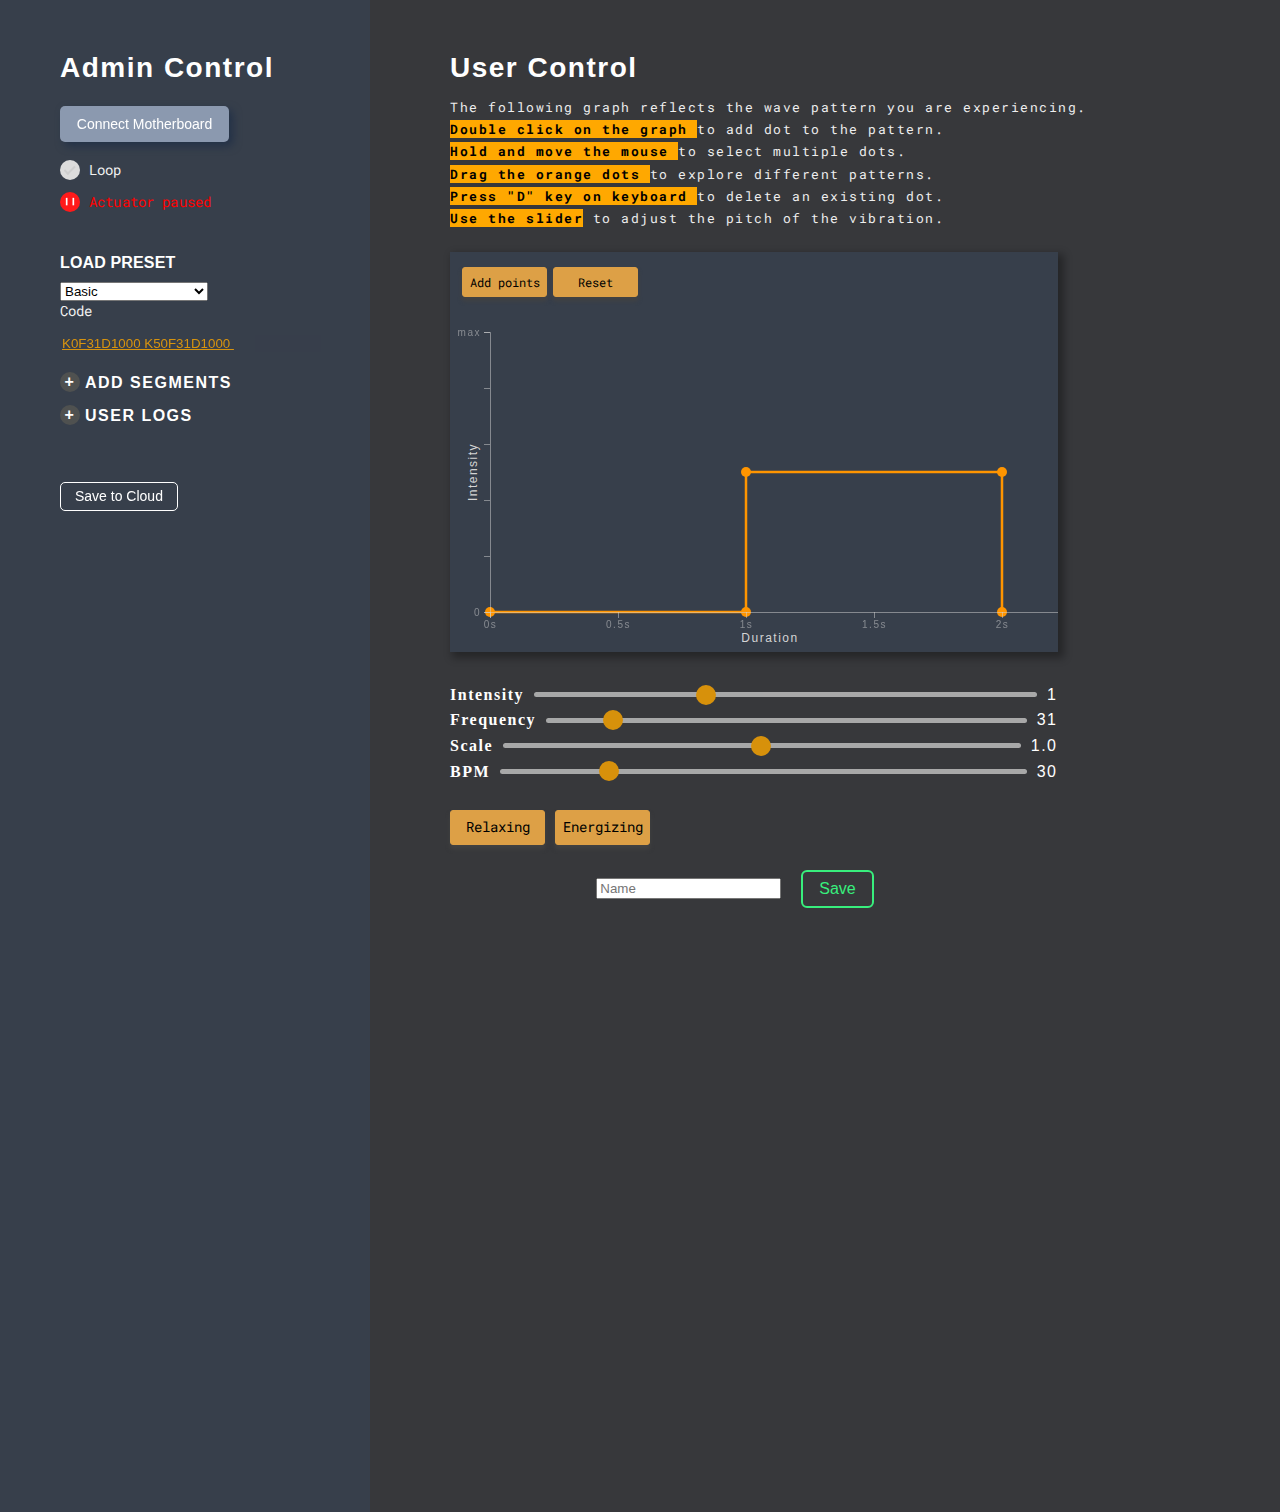
<file: index.html>
<!DOCTYPE html PUBLIC "-//W3C//DTD XHTML 1.0 Transitional//EN""http://www.w3.org/TR/xhtml1/DTD/xhtml1-transitional.dtd">
<html xmlns="http://www.w3.org/1999/xhtml">

<head>
    <meta http-equiv="Content-Type" content="text/html; charset=UTF-8"/>
    <link href='https://fonts.googleapis.com/css?family=Roboto Mono' rel='stylesheet'>
    <!-- <link href="//db.onlinewebfonts.com/c/031da03967812d134ed68febd3ba78a9?family=GT+America" rel="stylesheet" type="text/css"/> -->
    <title>Test BLE</title>
</head>
<!-- Load in the d3 library -->
<!-- <script src="https://d3js.org/d3.v5.min.js"></script> -->
<script src="d3.v5.min.js"></script>
<script src="bleserial.js"></script>
<!-- <script src="keybinding.js"></script> -->
<script src="vibrationControl.js"></script>
<script src="accessServer.js"></script>

<link rel="stylesheet" href="main.css">

<script>
    function updateTextRating(val) {
        document.getElementById('rating_val').innerHTML = val;
    }

    function saveToCloud() {
        // var shortID = document.getElementById('textShortID').value;
        // var userName = document.getElementById('textUserName').value;
        // var presetElement = document.getElementById('presets-menu');
        // var presetName = presetElement.options[presetElement.selectedIndex].text;
        let vibratorSetting = document.getElementById('vibrator_code').value;
        let settingName = document.getElementById('setting_name').value;
        console.log(settingName);
        let fullLog = document.getElementById('timestamps').textContent;
        // var notes = document.getElementById('textNotes').value;
        // var rating = document.getElementById('rating_val').innerHTML;
        // var age = document.getElementById('age_select').value;
        // var occupation = document.getElementById('occupation').value;
        // var activity = document.getElementById('activityNotes').value;


        let data = new FormData();
        // data.append('entry.1795158497', shortID);
        // data.append('entry.73818570', userName);
        // data.append('entry.680191963',age)
        // data.append('entry.840664421', presetName);
        data.append('entry.1324336708', settingName);

        data.append('entry.1924737665', vibratorSetting);
        data.append('entry.587857681', fullLog);

        // data.append('entry.1403535318', notes);
        // data.append('entry.1300999916', rating);
        // data.append('entry.1649925906', occupation);
        // data.append('entry.1030646389', occupation);


        var xhr = new XMLHttpRequest();
        xhr.open('POST', 'https://cors-anywhere.deqing.workers.dev/?https://docs.google.com/forms/d/e/1FAIpQLSen2T2G3I4G-tGnavmMEpWxBW2ZPD7mlxQjImJFwEh9m7dyCA/formResponse', true);
        xhr.onload = function () {
            // do something to response

            console.log("XMLHttpRequest to google form status: " + this.status);
        };
        xhr.send(data);
    }
</script>

<body>
<div id="canvas">
    <div id="admin-control">
        <h2> Admin Control</h2>
        <div>
            <button onclick="connectionToggle()" style="margin:10px 0px;" id="clientConnectButton">Connect Motherboard
            </button>
            <div class="loop-flex">
                <div class='round'>
                    <!-- <label>Repeat: </label>
                  <input id="repeat_count" type="number" min="1" max="99" value="1" /> -->
                    <input type="checkbox" id="loopSet">
                    <label id="round-box" for="loopSet"></label>
                </div>
                <label class='mono'>Loop</label>
            </div>
        </div>

        <!-- <div class="start-ctrl">
          <button id="start-button" onclick="startActuator()">RUN</button>
          <button id="stop-button" onclick="stopActuator()">STOP</button>
        </div> -->
        <div class='actuator-ctrl' onclick=actuatorToggle()>
            <img class="svg-icon" id="actuator-toggle" src="public/paused.svg" alt="Paused icon"/>
            <label class='mono' id="actuator-state-label"> Actuator paused</label>

        </div>


        <!-- <div class="slidecontainer">
          <label class="mono">Intensity</label>
          <input type="range" min="1" max="100" value="50" class="slider" id="intensityRange">
        </div> -->


        <div class="presets-container">
            <h3>Load preset</h3>
            <select id="presets-menu" onchange="selectPreset()">
                <option value=1>Basic</option>
                <option value=2>Doppel</option>
                <option value=3>Irregular</option>
                <option value=4>Echo</option>
                <option value=5>deep water snore</option>
                <option value=6>heartbeat 2</option>
                <option value=7>heartbeat 3</option>
                <option value=8>heartbeat 4</option>
                <option value=9>heartbeat 5</option>
                <option value=10>heartbeat 6</option>
                <option value=11>heartbeat 7:BPM 30</option>
                <option value=12>heartbeat 7:BPM 40</option>
                <option value=13>heartbeat 7:BPM 50</option>
                <option value=14>heartbeat 7:BPM 60</option>
                <option value=15>heartbeat 7:BPM 70</option>
                <option value=16>heartbeat 7:BPM 80</option>
                <option value=17>heartbeat 7:BPM 90</option>
                <option value=18>heartbeat 7:BPM 100</option>
                <option value=19>heartbeat 7:reversed</option>
                <option value=20>Energizing beat 1</option>
                <option value=21>Energizing beat 2</option>
            </select>
            <br>
            <label class="mono">Code</label>
            <input type="text" id="vibrator_code" size="30" oninput="parseVibratorCode('vibrator_code')"
                   value="K0F31D1000 K40F31D1000">
        </div>


        <input class="toggle-box" id="identifier-1" type="checkbox">
        <label for="identifier-1">ADD SEGMENTS</label>
        <div>
            <!-- <h3 style="margin-top:0.19em;margin-bottom:0.19em;">ADD SEGMENTS</h4> -->
            <div class='add-segments'>
                <label class="control-type">Ramp On</label>
                <br>
                <!-- <div class="strength-ctrl"> -->
                <label>Strength: </label>
                <input type="number" min="0" max="100" id="vibrator_rampon_strength_input" value="40">
                <!-- </div> -->
                <!-- <div class="strength-ctrl"> -->
                <label>Duration: </label>
                <input type="number" min="1" max="99999" id="vibrator_rampon_duration_input" value="1000">
                <!-- </div> -->
                <button onclick="vibratorAddControl('vibrator_freq_input','vibrator_rampon_strength_input','vibrator_rampon_duration_input','R','vibrator_code')">
                    ADD
                </button>
                <br>
            </div>
            <div class='add-segments'>
                <label class="control-type">Ramp Off</label>
                <br>
                <label>Strength: </label>
                <input type="number" min="0" max="100" id="vibrator_rampoff_strength_input" value="0" disabled>
                <label>Duration: </label>
                <input type="number" min="1" max="99999" id="vibrator_rampoff_duration_input" value="1000">
                <button onclick="vibratorAddControl('vibrator_freq_input','vibrator_rampoff_strength_input','vibrator_rampoff_duration_input','R','vibrator_code')">
                    ADD
                </button>
            </div>

            <hr>
            <div class='add-segments'>
                <label class="control-type">Keep On</label>
                <br>

                <label>Strength: </label>
                <input type="number" min="0" max="100" id="vibrator_keepon_strength_input" value="40">
                <label>Duration: </label>
                <input type="number" min="1" max="99999" id="vibrator_keepon_duration_input" value="1000">
                <button onclick="vibratorAddControl('vibrator_freq_input','vibrator_keepon_strength_input','vibrator_keepon_duration_input','K','vibrator_code')">
                    ADD
                </button>
            </div>

            <div class='add-segments'>
                <label class="control-type">Keep Off</label>
                <br>
                <label>Strength: </label>
                <input type="number" min="0" max="100" id="vibrator_keepoff_strength_input" value="0" disabled>
                <label>Duration: </label>
                <input type="number" min="1" max="99999" id="vibrator_keepoff_duration_input" value="1000">
                <button onclick="vibratorAddControl('vibrator_freq_input','vibrator_keepoff_strength_input','vibrator_keepoff_duration_input','K','vibrator_code')">
                    ADD
                </button>
            </div>
            <br>

        </div>


        <!-- <p class="margin_left_30" style="font-size:14px; color: #DDDDDD">*Strength ranges from 0-100.Duration is in millisecond.</p> -->
        <input class="toggle-box" style="margin-top:12px" id="identifier-2" type="checkbox">
        <label for="identifier-2" style="margin-top:12px">USER LOGS</label>
        <div class="user-logs">
            <!-- <h3>User Logs</h3> -->
            <!-- <input type="text" id="textShortID" value="defaultShortID" /> -->

            <label>print settings</label>
            <br>
            <span id="timestamps"></span>
        </div>


        <!-- <button class="btn-small"> Generate</button>
          <br>
          <label>User Name</label>
          <input type="text" id="textUserName" value="defaultUserName" />
          <br>
          <label>Age</label>
          <select id="age_select">
            <option value=1>
              <16</option> <option value=2>16-25
            </option>
            <option value=3>25-35</option>
            <option value=4>35-45</option>
            <option value=5>45-55</option>
            <option value=5>>55</option>
          </select>
          <br>
          <label>Occupation</label>
          <input type="text" id="occupation" value="" />
          <br>
          <label>Can you use 5 adjectives to describehow you felt</label>
          <textarea id="textNotes" rows="2" cols="40">Leave some notes</textarea>
          <br>
          <br>
          <label class="question-lables">Can you think of an activity you would engage in while wearing this</label>
          <textarea id="activityNotes" rows="2" cols="40">Leave some notes</textarea>
          <br>
          <br>
          <label class="question-lables" >From 1-10, how pleasant would your rate your experience</label>
          <span id="rating_val">5</span>
          <br>
          <input class="slider" id="inputRating" style="margin-left:0; margin-top:10px" type="range" min="1" max="10" step="1" value="5" oninput="updateTextRating(this.value)" />
          <br> -->
        <br>
        <br>
        <button onclick="saveToCloud()" id="cloud_save_bttn">Save to Cloud</button>

        <div style="height: 1000px"></div>
    </div>
    <br>
    <div id="user-control">
        <h2> User Control </h2>
        <div id="instruct">
            <p> The following graph reflects the wave pattern you are experiencing.
                <br>
                <span class="highlight"> Double click on the graph </span> to add dot to the pattern.
                <br>
                <span class="highlight"> Hold and move the mouse </span> to select multiple dots.
                <br>
                <span class="highlight"> Drag the orange dots </span> to explore different patterns.
                <br>
                <span class="highlight"> Press "D" key on keyboard </span> to delete an existing dot.
                <br>
                <span class="highlight"> Use the slider</span> to adjust the pitch of the vibration.
            </p>
        </div>

        <div class="graph-container">
            <svg id="vibrator_graph" width="75%" height=400></svg>
            <div id="user-ctl-bttns">
                <button id="add-button" onclick="addPoint('vibrator')"> Add points</button>
            </div>
        </div>

        <div class="slidercontainer">
            <!--            <div>-->
            <label class="bold">Intensity </label>
            <input class="slider" id="vibrator_intensity_input" type="range" min="0.01" max="3" step="0.1" value="1"
                   onmouseup="onMouseUp();" oninput="showIntensityVal(this,'vibrator_intensity_val')"/>
            <span id="vibrator_intensity_val">1</span>
        </div>

        <div class="slidercontainer">
<!--            <div>-->
                <label class="bold">Frequency </label>
                <input class="slider" id="vibrator_freq_input" type="range" min="0" max="250" step="1" value="31"
                       onmouseup="onMouseUp();" oninput="showFrequencyVal(this,'vibrator_freq_val')"/>
                <span id="vibrator_freq_val">31</span>
        </div>

        <div class="slidercontainer">
                <label class="bold">Scale</label>
                <input class="slider" id="gap_scale_input" type="range" min="0.01" max="2" step="0.01" value="1.0"
                       onmouseup="onMouseUpSlide(this,'data_points_gap_scale');" oninput="changeGap(this,'data_points_gap_scale')"/>
                <span id="data_points_gap_scale">1.0</span>
        </div>

        <div class="slidercontainer">
            <label class="bold">BPM</label>
            <input class="slider" id="bpm_input" type="range" min="1" max="150" step="1" value="60.0"
                   onmouseup="onMouseUpSlide(this,'BPM');" oninput="changeBPM(this,'BPM')"/>
            <span id="BPM">60.0</span>
        </div>

<!--        <div class="slidercontainer">-->
<!--            <label class="bold">BPM</label>-->
<!--            <div id="bpmValue">22</div>-->
<!--        </div>-->
        <br>

        <div class ="slidercontainer">
            <button onclick="toggleRelaxMode"> Relaxing </button>
            <button onclick="toggleEnergizeMode"> Energizing </button>
        </div>

        <br>

        <div class="user_save_ctrl">
            <div class="form__group field">
                <input type="input" class="form__field" placeholder="Name" name="name" id='setting_name' required/>
                <!-- <label for="name" class="form__label">Name</label> -->
            </div>

            <button id="update-button" onclick="printSettings()"> Save</button>
        </div>
    </div>
</div>
</body>
</html>
</file>
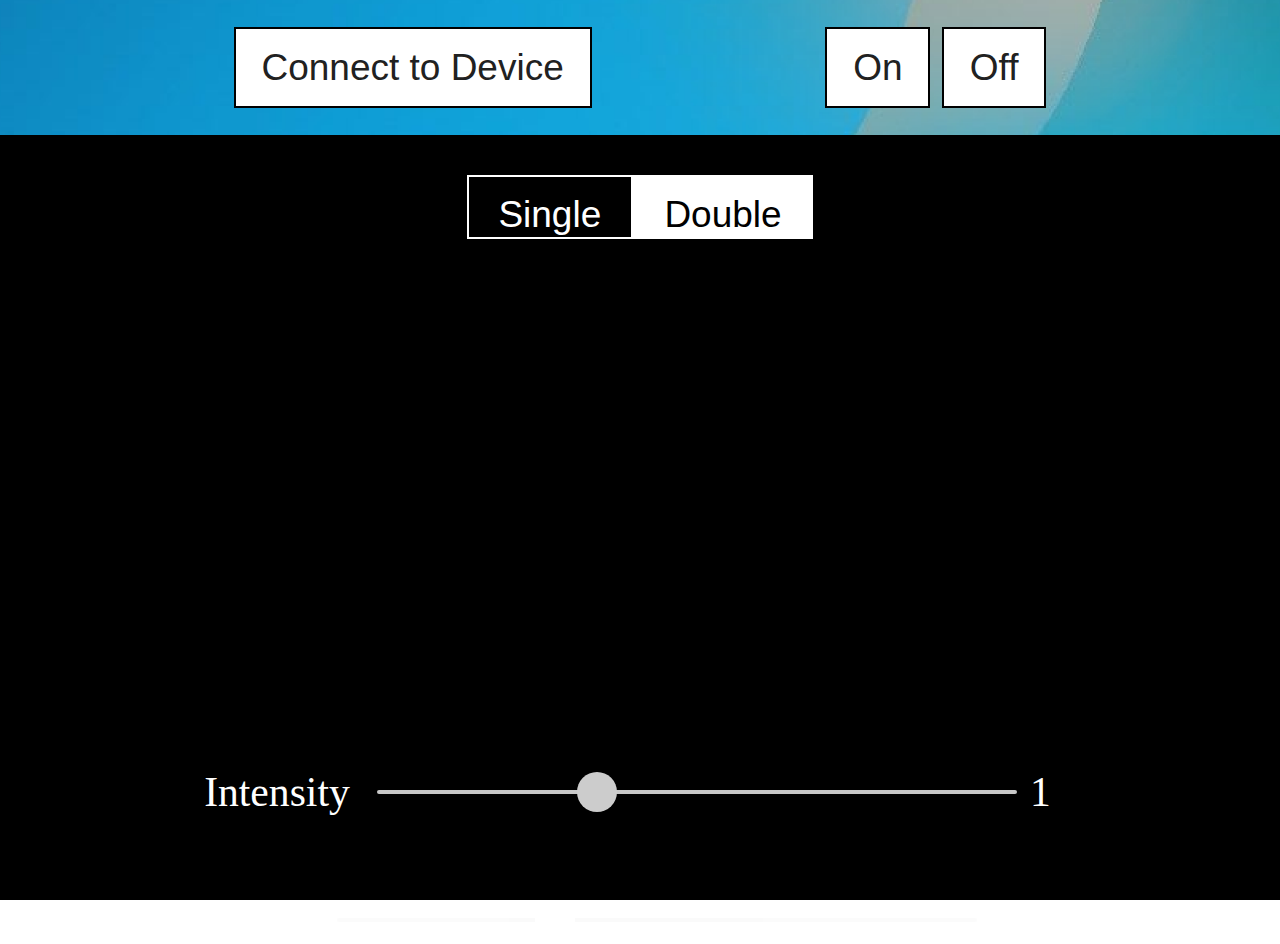
<file: mobile/index.html>
<!DOCTYPE html PUBLIC "-//W3C//DTD XHTML 1.0 Transitional//EN""http://www.w3.org/TR/xhtml1/DTD/xhtml1-transitional.dtd">
<html xmlns="http://www.w3.org/1999/xhtml">

<head>
  <meta http-equiv="Content-Type" content="text/html; charset=UTF-8" />
  <link href='https://fonts.googleapis.com/css?family=Roboto Mono' rel='stylesheet'>
  <!-- <link href="//db.onlinewebfonts.com/c/031da03967812d134ed68febd3ba78a9?family=GT+America" rel="stylesheet" type="text/css"/> -->
  <title>Test BLE Mobile</title>
  <script src="https://threejs.org/build/three.min.js"></script>
  <script type="module" src="https://threejs.org/examples/jsm/postprocessing/EffectComposer.js"></script>
  <script type="module" src="https://threejs.org/examples/jsm/postprocessing/RenderPass.js"></script>
  <script type="module" src="https://threejs.org/examples/jsm/postprocessing/UnrealBloomPass.js"></script>
  <script src="https://threejs.org/examples/js/libs/stats.min.js"></script>
</head>
<!-- Load in the d3 library -->
<!-- <script src="https://d3js.org/d3.v5.min.js"></script> -->
<!-- <script src="d3.v5.min.js"></script> -->


<script src="mobileBleserial.js"></script>
<script src="Firefly.js"></script>
<script type="module" src="mobileVibrationControl.js"></script>
<!-- <script src="vibrationControl.js"></script> -->
<link rel="stylesheet" href="main.css">

<body>
  <div class='canvas'>
    <div id='actuator-ctr-container'>
      <div id='actuator-ctr'>
<!--        <h3>Echo Testing Interface</h3>-->
        <button class="upButton" onclick="connectionToggle()" id="clientConnectButton" >Connect to Device</button>
        <div>
          <button class="upButton" id="buttonOn" onclick="mobileActuatorToggle()">On </button>
          <button class="upButton" id="buttonOff" onclick="mobileActuatorToggle()">Off </button>
        </div>
      </div>
    </div>
    <div id='user-ctr-container'>
      <div id="user-ctr">
        <div id="pattern-sel">
          <button id="singleButton" onclick="changePreset(0)">Single</button>
          <button id="doubleButton" style="background: #ffffff; color: black" onclick="changePreset(1)">Double</button>
        </div>
        <div id="firefly"></div>
        <div class="slidecontainer">
          <label style="color: white">Intensity</label>
          <input type="range" min="0.01" max="3" value="1" step="0.1" class="slider" id="intensityRange" onmouseup="mobileOnMouseUp();" ontouchend="mobileOnMouseUp()"  oninput="mobileShowIntensityChange(this, 'intensityRange')">
          <label style = "color:white" id="mobileIntensityValue">1</label>
        </div>
        <div class="slidecontainer">
          <label style="color: white">BPM</label>
          <input type="range" min="1" max="150" value="50" step="1" class="slider" id="speedRange" onmouseup="mobileOnMouseUp();" ontouchend="mobileOnMouseUp()" oninput="mobileChangeBPM(this, 'speedRange')">
          <label style ="color: white" id="mobileBPMValue">50</label>
        </div>
      </div>
    </div>
  </div>


</body>

</html>
</file>
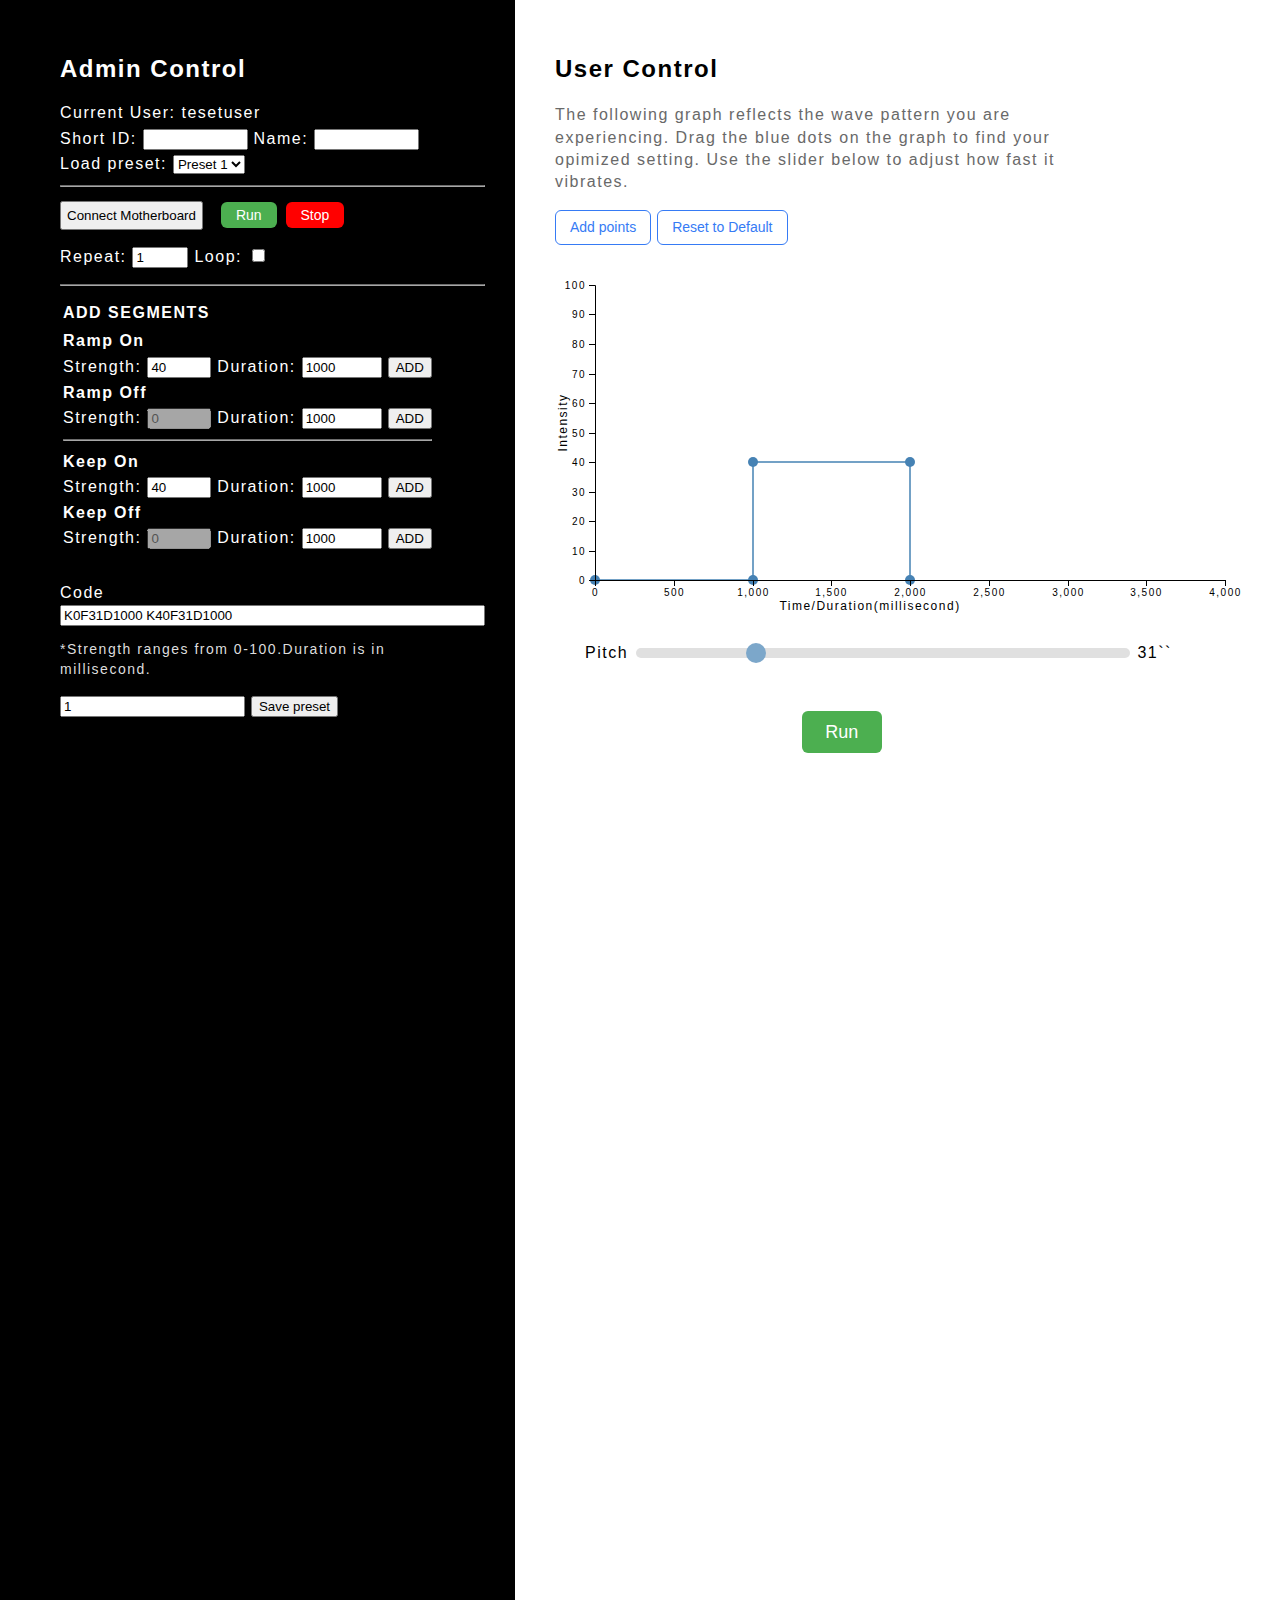
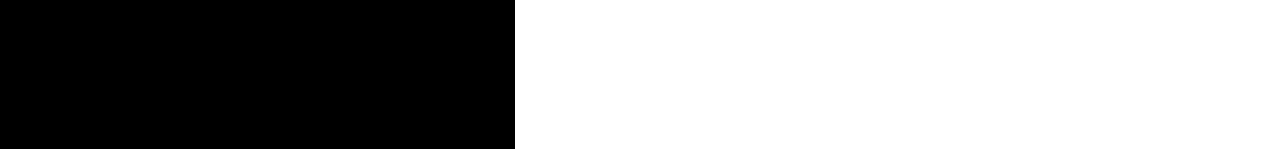
<file: server/index.html>
<!DOCTYPE html PUBLIC "-//W3C//DTD XHTML 1.0 Transitional//EN" "http://www.w3.org/TR/xhtml1/DTD/xhtml1-transitional.dtd">
<html xmlns="http://www.w3.org/1999/xhtml" xmlns="http://www.w3.org/1999/html">

<head>
  <meta http-equiv="Content-Type" content="text/html; charset=UTF-8" />
  <title>Test BLE</title>
</head>
<!-- Load in the d3 library -->
<!-- <script src="https://d3js.org/d3.v5.min.js"></script> -->
<script src="d3.v5.min.js"></script>
<script src="bleserial.js"></script>
<script src="vibrationControl.js"></script>
<script src="accessServer.js"></script>

<link rel="stylesheet" href="main.css">

<!-- <script>
  initGraph("vibrator");
</script> -->


<body>
  <div id="canvas">
    <div id="admin-control">
      <h2> Admin Control</h2>

      <label>Current User: </label>
      <label id="emailID"></label>
      <br>
      <label>Short ID: </label>
      <input type="text" id="shortIDText" size="10" />
      <label>Name: </label>
      <input type="name" id="name" size="10" />
      <br>
      <div id="preset">
        <label>Load preset:</label>
        <select id="presetsFromServer" onchange="selectPreset()">
          <option value=1>Preset 1</option>
          <option value=2>Preset 2</option>
          <option value=3>Preset 3</option>
        </select>
      </div>
      <hr>
      <div style="margin: 14px 0px 14px 0px">
        <button onclick="connectionToggle()" id="clientConnectButton" style="padding:5px">Connect Motherboard</button>
        <button class="actuator-control" id="start-button" onclick="startActuator()">Run</button>
        <button class="actuator-control" id="stop-button" onclick="stopActuator()">Stop</button>
        <br>
        <div style="margin: 14px 0px 14px 0px">
          <label>Repeat: </label>
          <input id="repeat_count" type="number" min="1" max="99" value="1" />
          <label>Loop: </label>
          <input type="checkbox" id="loopSet">
        </div>
      </div>
      <hr>
      <table>
        <tr>
          <td>
            <h4 style="margin-top:0.19em;margin-bottom:0.19em;">ADD SEGMENTS</h4>
            <label class="control-type">Ramp On</label>
            <br>
            <label>Strength: </label>
            <input type="number" min="0" max="100" id="vibrator_rampon_strength_input" value="40">
            <label>Duration: </label>
            <input type="number" min="1" max="99999" id="vibrator_rampon_duration_input" value="1000">
            <button onclick="vibratorAddControl('vibrator_freq_input','vibrator_rampon_strength_input','vibrator_rampon_duration_input','R','vibrator_code')">ADD</button>
            <br>
            <label class="control-type">Ramp Off</label>
            <br>
            <label>Strength: </label>
            <input type="number" min="0" max="100" id="vibrator_rampoff_strength_input" value="0" disabled>
            <label>Duration: </label>
            <input type="number" min="1" max="99999" id="vibrator_rampoff_duration_input" value="1000">
            <button onclick="vibratorAddControl('vibrator_freq_input','vibrator_rampoff_strength_input','vibrator_rampoff_duration_input','R','vibrator_code')">ADD</button>
            <br>
            <hr>
            <label class="control-type">Keep On</label>
            <br>
            <label>Strength: </label>
            <input type="number" min="0" max="100" id="vibrator_keepon_strength_input" value="40">
            <label>Duration: </label>
            <input type="number" min="1" max="99999" id="vibrator_keepon_duration_input" value="1000">
            <button onclick="vibratorAddControl('vibrator_freq_input','vibrator_keepon_strength_input','vibrator_keepon_duration_input','K','vibrator_code')">ADD</button>
            <br>
            <label class="control-type">Keep Off</label>
            <br>
            <label>Strength: </label>
            <input type="number" min="0" max="100" id="vibrator_keepoff_strength_input" value="0" disabled>
            <label>Duration: </label>
            <input type="number" min="1" max="99999" id="vibrator_keepoff_duration_input" value="1000">
            <button onclick="vibratorAddControl('vibrator_freq_input','vibrator_keepoff_strength_input','vibrator_keepoff_duration_input','K','vibrator_code')">ADD</button>
          </td>
        </tr>
      </table>
      <br>
      <label>Code</label>
      <input type="text" id="vibrator_code" size="50" oninput="parseVibratorCode('vibrator_code')"> <br>
      <p class="margin_left_30" style="font-size:14px; color: #DDDDDD">*Strength ranges from 0-100.Duration is in millisecond.</p>

      <div>
        <input type="text" id="savePresetName" />
        <button onclick="savePreset()">Save preset</button>
      </div>


      <div style="height: 1000px"></div>
    </div>
    <br>
    <div id="user-control">
      <h2> User Control </h2>
      <div id="instruct">
        <p> The following graph reflects the wave pattern you are experiencing. Drag the blue dots on the graph to find your opimized setting.
          Use the slider below to adjust how fast it vibrates.</p>
      </div>
      <div id="presets">
        <button id="reset-button" onclick="addPoint()"> Add points </button>

      </div>
      <svg id="vibrator_graph" width="700" height="350"></svg>
      <!-- <script src="vibrationControl.js"></script> -->
      <div class="slidercontainer">
        <label>Pitch </label>
        <input class="slider" id="vibrator_freq_input" type="range" min="10" max="100" step="1" value="31" oninput="showVal(this,'vibrator_freq_val')" />
        <span id="vibrator_freq_val">31</span>``
      </div>
      <br>
      <div class="center">
        <button id="update-button" onclick="startActuator()"> Run </button>
      </div>
    </div>


</body>



</html>
</file>
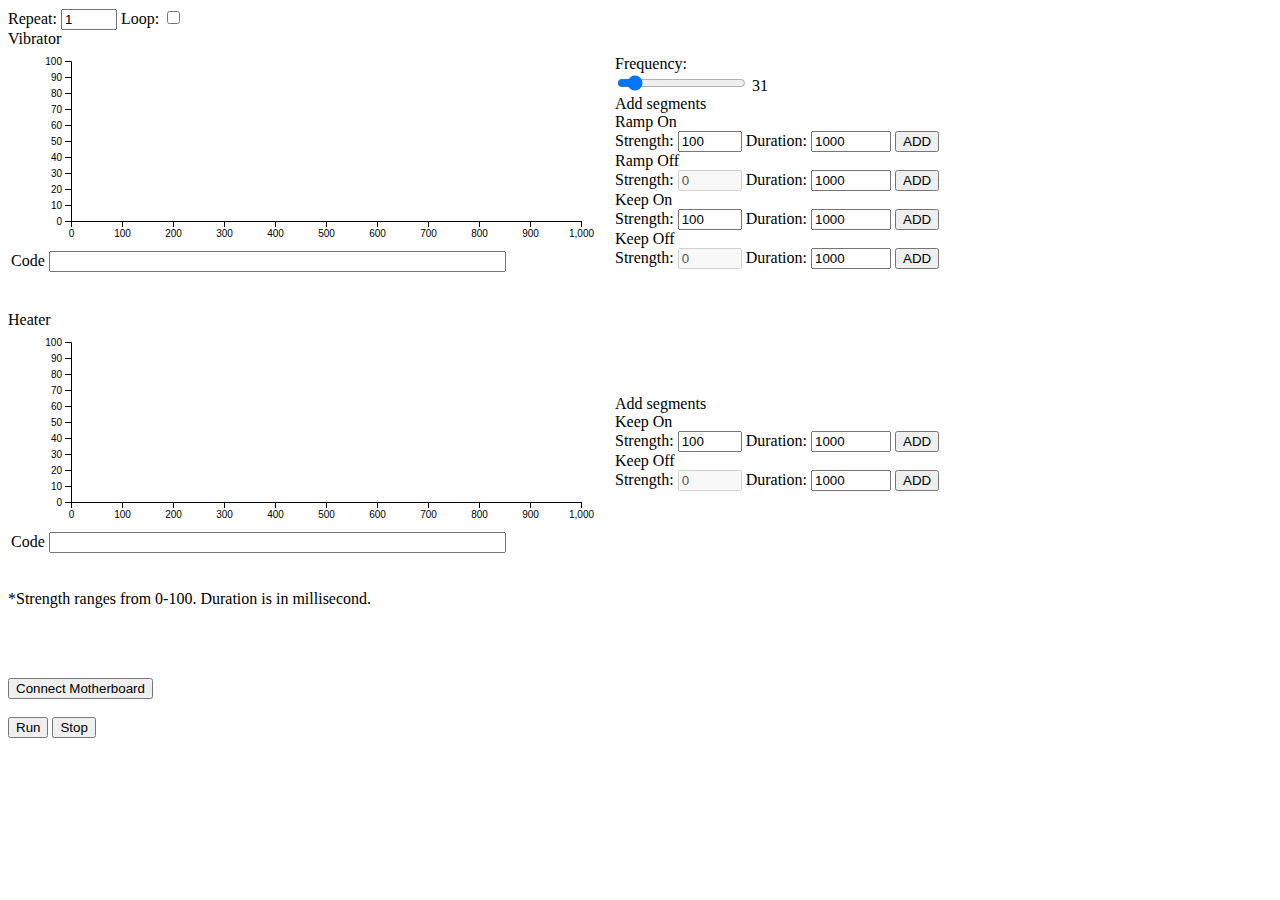
<file: test.html>
<!DOCTYPE html PUBLIC "-//W3C//DTD XHTML 1.0 Transitional//EN" "http://www.w3.org/TR/xhtml1/DTD/xhtml1-transitional.dtd">
<html xmlns="http://www.w3.org/1999/xhtml">

<head>
    <meta http-equiv="Content-Type" content="text/html; charset=UTF-8" />
    <title>Haptic actuators test BLE</title>
</head>
<!-- Load in the d3 library -->
<!-- <script src="https://d3js.org/d3.v5.min.js"></script> -->
<script src="d3.v5.min.js"></script>
<script src="bleserial.js"></script>
<script>
    //new code
    var actuatorsDictionary = {};

    function initGrpah(actuatorName) {
        // set the dimensions and margins of the graph
        var margin = {
                top: 10
                , right: 30
                , bottom: 30
                , left: 60
            }
            , width = 600 - margin.left - margin.right
            , height = 200 - margin.top - margin.bottom;
        var svg = d3.select("#" + actuatorName + "_graph").append("svg").attr("width", width + margin.left + margin.right).attr("height", height + margin.top + margin.bottom).append("g").attr("transform", "translate(" + margin.left + "," + margin.top + ")");
        // Add X axis --> it is a date format
        var x = d3.scaleLinear().domain([0, 1000]).range([0, width]);
        var xAxis = svg.append("g").attr("transform", "translate(0," + height + ")").call(d3.axisBottom(x));
        // Add Y axis
        var y = d3.scaleLinear().domain([0, 100]).range([height, 0]);
        var yAxis = svg.append("g").call(d3.axisLeft(y));
        // Add the line
        var initDataset = [
            {
                x: 0
                , y: 0
                    }
                    , {
                x: 100
                , y: 0
                    }];
        var line = svg.append("path");
        newGraphElement = {
            svg: svg
            , x: x
            , xAxis: xAxis
            , y: y
            , yAxis: yAxis
            , line: line
            , dataset: initDataset
        }
        actuatorsDictionary[actuatorName + "Graph"] = newGraphElement;
        //updateGrpah(ch_id)
    }
    //protocol:
    //keep strength: K?F?D?
    //ramp strength: R?F?D?
    function vibratorAddControl(frequencyInputID, strengthInputID, durationInputID, command, codeInputID) {
        freqVal = document.getElementById(frequencyInputID).value;
        strText = document.getElementById(strengthInputID).value;
        strVal = parseInt(strText)
        if (isNaN(strVal)) return;
        durText = document.getElementById(durationInputID).value;
        durVal = parseInt(durText)
        if (isNaN(durVal)) return;
        //console.log(freqVal, strVal, durVal)
        cmdStr = command + strVal.toString() + "F" + freqVal.toString() + "D" + durVal.toString();
        codeElement = document.getElementById(codeInputID);
        codeElement.value = codeElement.value + cmdStr + " ";
        parseActuatorCode(codeInputID, "vibrator");
    }
    //protocol:
    //keep strength: K?D?
    //ramp strength: R?D?
    function heaterAddControl(strengthInputID, durationInputID, command, codeInputID) {
        strText = document.getElementById(strengthInputID).value;
        strVal = parseInt(strText)
        if (isNaN(strVal)) return;
        durText = document.getElementById(durationInputID).value;
        durVal = parseInt(durText)
        if (isNaN(durVal)) return;
        //console.log(freqVal, strVal, durVal)
        cmdStr = command + strVal.toString() + "D" + durVal.toString();
        codeElement = document.getElementById(codeInputID);
        codeElement.value = codeElement.value + cmdStr + " ";
        parseActuatorCode(codeInputID, "heater");
    }

    function parseActuatorCode(codeInputID, actuatorName) {
        dataset = [];
        allCode = document.getElementById(codeInputID).value.trim();
        if (allCode.length == 0) {
            //default off
            dataset = [{
                x: 0
                , y: 0
                    }, {
                x: 100
                , y: 0
                    }];
        }
        else {
            processedTime = 0;
            accuTime = 0;
            codes = allCode.split(" ");
            prevStrength = 0;
            for (i = 0; i < (codes.length); i++) {
                oneCode = codes[i];
                //console.log(oneCode);
                if (oneCode.length == 0) return;
                if (oneCode[0] == "K" || oneCode[0] == "R") {
                    if (actuatorName == "vibrator") {
                        locationOfF = oneCode.indexOf("F");
                        locationOfD = oneCode.indexOf("D");
                        val_str = oneCode.substring(1, locationOfF);
                        dur_str = oneCode.substring(locationOfD + 1);
                        strVal = parseInt(val_str);
                        durVal = parseInt(dur_str);
                    }
                    else if (actuatorName == "heater") {
                        locationOfD = oneCode.indexOf("D");
                        val_str = oneCode.substring(1, locationOfD);
                        dur_str = oneCode.substring(locationOfD + 1);
                        strVal = parseInt(val_str);
                        durVal = parseInt(dur_str);
                    }
                    else {
                        return;
                    }
                    if (isNaN(strVal) || isNaN(durVal) || (durVal < 1)) return;
                    if (oneCode[0] == "K") {
                        dataset.push({
                            x: accuTime + 0.1
                            , y: strVal
                        });
                        accuTime += durVal;
                        dataset.push({
                            x: accuTime
                            , y: strVal
                        });
                    }
                    else if (oneCode[0] == "R") {
                        if (dataset.length == 0) {
                            dataset.push({
                                x: 0
                                , y: 0
                            });
                        }
                        accuTime += durVal;
                        dataset.push({
                            x: accuTime
                            , y: strVal
                        });
                        prevStrength = strVal;
                    }
                }
                else {
                    return;
                }
                //console.log(oneCode, oneCode[0]);
            }
        }
        actuatorsDictionary[actuatorName + "Dataset"] = dataset;
        updateGrpah(actuatorName);
    }

    function startActuator() {
        console.log("startActuator");
        var repeat_count = parseInt(document.getElementById("repeat_count").value);
        stopActuator();
        var maxLoopTime = 0;
        var actuatorsDictionaryKeys = Object.keys(actuatorsDictionary)
        for (i = 0; i < actuatorsDictionaryKeys.length; i++) {
            var keyStr = actuatorsDictionaryKeys[i];
            if (keyStr.endsWith("Dataset")) {
                var dataSet = actuatorsDictionary[keyStr];
                if (dataSet.length > 0) {
                    var time_total = dataSet[dataSet.length - 1].x * repeat_count;
                    if (time_total > maxLoopTime) maxLoopTime = time_total;
                }
            }
        }
        //send actuator control commands
        var actuatorsSendString = "N "; //stop all actuators
        if (document.getElementById("loopSet").checked) {
            actuatorsSendString = actuatorsSendString + "L ";
        }
        //send vibrator
        var vibratorCodeContent = document.getElementById("vibrator_code").value.trim();
        if (vibratorCodeContent.length > 0) {
            actuatorsSendString = actuatorsSendString + "V ";
            for (j = 0; j < repeat_count; j++) {
                actuatorsSendString = actuatorsSendString + vibratorCodeContent + " ";
            }
        }
        //send heater
        var heaterCodeContent = document.getElementById("heater_code").value.trim();
        if (heaterCodeContent.length > 0) {
            actuatorsSendString = actuatorsSendString + "H ";
            for (j = 0; j < repeat_count; j++) {
                actuatorsSendString = actuatorsSendString + heaterCodeContent + " ";
            }
        }
        //end command
        actuatorsSendString = actuatorsSendString + "\n";
        console.log(actuatorsSendString);
        nusSendString(actuatorsSendString);
    }

    function stopActuator() {
        console.log("stopActuator");
        nusSendString('N \n');
    }

    function showVal(slider, textID) {
        var value_txt_div = document.getElementById(textID);
        value_txt_div.innerHTML = slider.value;
    }

    function updateGrpah(actuatorName) {
        var channelGraph = actuatorsDictionary[actuatorName + "Graph"];
        var dataset = actuatorsDictionary[actuatorName + "Dataset"];
        channelGraph.x.domain([0, d3.max(dataset, function (d) {
            return d.x
        })])
        channelGraph.xAxis.call(d3.axisBottom(channelGraph.x))
        channelGraph.line.datum(dataset).attr("fill", "none").attr("stroke", "steelblue").attr("stroke-width", 1.5).attr("d", d3.line().x(function (d) {
            return channelGraph.x(d.x)
        }).y(function (d) {
            return channelGraph.y(d.y)
        }))
    }
    //init in the end of this file
</script>

<body>
    <label>Repeat: </label>
    <input id="repeat_count" type="number" min="1" max="99" value="1" />
    <label>Loop: </label>
    <input type="checkbox" id="loopSet">
    <br> Vibrator
    <table>
        <tr>
            <td>
                <div id="vibrator_graph"></div>
                <label>Code</label>
                <input type="text" id="vibrator_code" size="54" oninput="parseActuatorCode('vibrator_code','vibrator')" /> </td>
            <td>
                <label>Frequency: </label>
                <br>
                <input id="vibrator_freq_input" type="range" min="10" max="250" step="1" value="31" oninput="showVal(this,'vibrator_freq_val')" /> <span id="vibrator_freq_val">31</span>
                <br>
                <label>Add segments</label>
                <br>
                <label>Ramp On</label>
                <br>
                <label>Strength: </label>
                <input type="number" min="0" max="100" id="vibrator_rampon_strength_input" value="100">
                <label>Duration: </label>
                <input type="number" min="1" max="99999" id="vibrator_rampon_duration_input" value="1000">
                <button onclick="vibratorAddControl('vibrator_freq_input','vibrator_rampon_strength_input','vibrator_rampon_duration_input','R','vibrator_code')">ADD</button>
                <br>
                <label>Ramp Off</label>
                <br>
                <label>Strength: </label>
                <input type="number" min="0" max="100" id="vibrator_rampoff_strength_input" value="0" disabled>
                <label>Duration: </label>
                <input type="number" min="1" max="99999" id="vibrator_rampoff_duration_input" value="1000">
                <button onclick="vibratorAddControl('vibrator_freq_input','vibrator_rampoff_strength_input','vibrator_rampoff_duration_input','R','vibrator_code')">ADD</button>
                <br>
                <label>Keep On</label>
                <br>
                <label>Strength: </label>
                <input type="number" min="0" max="100" id="vibrator_keepon_strength_input" value="100">
                <label>Duration: </label>
                <input type="number" min="1" max="99999" id="vibrator_keepon_duration_input" value="1000">
                <button onclick="vibratorAddControl('vibrator_freq_input','vibrator_keepon_strength_input','vibrator_keepon_duration_input','K','vibrator_code')">ADD</button>
                <br>
                <label>Keep Off</label>
                <br>
                <label>Strength: </label>
                <input type="number" min="0" max="100" id="vibrator_keepoff_strength_input" value="0" disabled>
                <label>Duration: </label>
                <input type="number" min="1" max="99999" id="vibrator_keepoff_duration_input" value="1000">
                <button onclick="vibratorAddControl('vibrator_freq_input','vibrator_keepoff_strength_input','vibrator_keepoff_duration_input','K','vibrator_code')">ADD</button>
            </td>
        </tr>
    </table>
    <br>
    <br> Heater
    <table>
        <tr>
            <td>
                <div id="heater_graph"></div>
                <label>Code</label>
                <input type="text" id="heater_code" size="54" oninput="parseActuatorCode('heater_code','heater')" /> </td>
            <td>
                <label>Add segments</label>
                <br>
                <label>Keep On</label>
                <br>
                <label>Strength: </label>
                <input type="number" min="0" max="100" id="heater_keepon_strength_input" value="100">
                <label>Duration: </label>
                <input type="number" min="1" max="99999" id="heater_keepon_duration_input" value="1000">
                <button onclick="heaterAddControl('heater_keepon_strength_input','heater_keepon_duration_input','K','heater_code')">ADD</button>
                <br>
                <label>Keep Off</label>
                <br>
                <label>Strength: </label>
                <input type="number" min="0" max="100" id="heater_keepoff_strength_input" value="0" disabled>
                <label>Duration: </label>
                <input type="number" min="1" max="99999" id="heater_keepoff_duration_input" value="1000">
                <button onclick="heaterAddControl('heater_keepoff_strength_input','heater_keepoff_duration_input','K','heater_code')">ADD</button>
            </td>
        </tr>
    </table>
    <br>
    <p class="margin_left_30">*Strength ranges from 0-100. Duration is in millisecond.</p>
    <br>
    <br>
    <br>
    <button onclick="connectionToggle()" id="clientConnectButton">Connect Motherboard</button>
    <br>
    <br>
    <button onclick="startActuator()">Run</button>
    <button onclick="stopActuator()">Stop</button>
</body>
<script>
    initGrpah("vibrator");
    initGrpah("heater");
</script>

</html>
</file>
<file: main.css>
/* @import url(//db.onlinewebfonts.com/c/031da03967812d134ed68febd3ba78a9?family=GT+America);

@font-face {
  font-family: "GT America";
  src: url("//db.onlinewebfonts.com/t/031da03967812d134ed68febd3ba78a9.eot");
  src: url("//db.onlinewebfonts.com/t/031da03967812d134ed68febd3ba78a9.eot?#iefix") format("embedded-opentype"), url("//db.onlinewebfonts.com/t/031da03967812d134ed68febd3ba78a9.woff2") format("woff2"), url("//db.onlinewebfonts.com/t/031da03967812d134ed68febd3ba78a9.woff") format("woff"), url("//db.onlinewebfonts.com/t/031da03967812d134ed68febd3ba78a9.ttf") format("truetype"), url("//db.onlinewebfonts.com/t/031da03967812d134ed68febd3ba78a9.svg#GT America") format("svg");
} */
@font-face {
font-family: "GT-America";
src: url("public/GT-America-Mono-Medium.woff"),
url("./public/GT-America-Standard-Regular.woff"),
url("./public/GT-America-Standard-Medium.woff"),
url("./public/GT-America-Standard-Bold.woff"),
url("./public/GT-America-Standard-Light.woff");
}

html,
body {
  width: 100%;
  margin: 0;
  padding: 0;
  border: 0;
  font-weight: inherit;
  font-size: 100%;
  font-family: "Roboto", sans-serif;
  font-style: normal;
  /* font-weight: 900; */
  letter-spacing: 1.5px ;
  vertical-align: baseline;
  line-height: 1.6;
}

p {
  width: 80%;
  color: #696969;
  line-height: 1.7;
  font-size: 13px;
  font-family: "Roboto Mono";
  font-style: normal;
  color: #eee;
}

hr {
  opacity: 0.7;
}

h2 {
  margin-bottom: 0.5em;
  font-family: Roboto, sans-serif;
  font-style: normal;
  font-weight: bold;
  font-size: 28px;
  line-height: 29px;
  /* identical to box height */
  color: #FFFFFF;
}

h3 {
  font-family: Roboto, sans-serif;
  font-style: normal;
  font-weight: 900;
  font-size: 16px;
  line-height: 28px;
  /* identical to box height, or 156% */
  letter-spacing: 0.15px;
  color: #FFFFFF;
  text-transform: uppercase;
  margin: 5px 0px
}

button {
  border: 1px solid #FFFFFF;
  box-sizing: border-box;
  border-radius: 5px;
  padding: 0.45em 1em;
  font-family: Inter, sans-serif;
  font-style: normal;
  font-weight: normal;
  font-size: 14px;
  line-height: 14px;
  align-items: center;
  text-align: center;
  background: none;
  color: #FFFFFF;
  cursor: pointer;
}

input[type=text] {
  border-width:0px;
  border:none;
  outline:none;
}

#canvas {
  display: flex;
}

#admin-control {
  /* margin-left: 30px; */
  background-color: #373F4B;
  padding: 30px 30px 30px 60px;
  color: #fff;
}

.center {
  margin: auto;
  width: 30%;
  /* border: 3px solid green; */
  padding: 10px;
}

.mono {
  font-family: "Roboto Mono";
  font-style: normal;
  font-size: 14px;
  line-height: 20px;
  letter-spacing: 0.15px;
  color: #F1F1F1;
}

.loop-flex {
  display: flex;
  align-items: center;
  margin: 8px 0px;
}

.btn-small {
  padding: 0.3em 1em;
  font-size: 12px;
}

#clientConnectButton {
  /* Group 14 */
  border: none;
  background: #8B99AF;
  border-radius: 5px;
  filter: drop-shadow(4px 4px 4px rgba(29, 45, 70, 0.8));
  padding: 0.7em 1.2em;
  font-size: 14px;
  line-height: 16px;
  cursor: pointer;
}

.actuator-ctrl {
  display: flex;
  align-items: center;
  margin: 10px 0px;
}

.actuator-ctrl label {
  color: #FF0000;
  cursor: pointer;
}

.start-ctrl {
  margin: 14px 0px;
}

#start-button {
  text-transform: capitalize;
  background-color: #44CD5A;
  border: none;
  padding: 7px 14px;
}

#stop-button {
  margin-left: 5px;
  text-transform: capitalize;
  background-color: #D1583D;
  border: none;
  padding: 7px 14px;
}

.svg-icon {
  margin-right: 9px;
  width: 20px;
  height: 24px;
  cursor: pointer;
}

/*.svg-icon : hover {*/
/*  width: 26px;*/
/*}*/

#loopSet {
  margin-right: 12px;
}

.round {
  position: relative
}

.round #round-box {
  background-color: #DCDCDC;
  border: 0px;
  border-radius: 50%;
  cursor: pointer;
  left: 0;
  position: absolute;
  top: 0;
  width: 20px;
  height: 20px;
}

.round #round-box:after {
  border: 2px solid #CECECE;
  border-top: none;
  border-right: none;
  content: "";
  height: 3.5px;
  left: 3.5px;
  position: absolute;
  top: 6px;
  transform: rotate(-45deg);
  width: 9px;
}

.bold {
  font-size: 16px;
  font-family: GT America;
  font-style: normal;
  font-weight: bold;
}

.round input[type="checkbox"] {
  /* visibility: hidden; */
}

.round input[type="checkbox"]:checked+#round-box {
  background-color: #44CD5A;
  border-color: #4f4f4f;
  border: none;
}

.round input[type="checkbox"]:checked+#round-box:after {
  opacity: 1;
  border-color: #fff;
}

.slidecontainer {
  width: 90%;
  display: flex;
  align-items: center;
  margin: 12px 0px
}

.presets-container {
  padding: 20px 0px;
  width: 280px;
}

.add-segments {
  font-family: "Roboto", sans-serif;
  font-style: normal;
  font-weight: normal;
  font-size: 13px;
  line-height: 20px;
  font-size: 12px;
}

.add-segments button {
  font-size: 12px;
}

#vibrator_code{
  margin-top:14px;
  background-color: #373F4B;
  border:none;
  color:#FFA800;
  opacity: 0.8;
  text-decoration: underline;
}


#user-control {
  padding: 30px 20px 30px 80px;
  background-color: #37383b;
  width: 100%;
}

.slidercontainer {
  position: relative;
  display: flex;
  /*flex-direction: column;*/
  align-items: center;
  top: 440px;
  color: white;
  width: 75%;
  /* padding: 5px 10px 5px 10px; */
}

.slidercontainer button{
  width: 95px;
  height: 35px;
  border: solid 1px #DDA046;
  background: #DDA046;
  box-shadow: 0px 4px 4px #424242;
  padding: 0.6em 0.1em;
  text-align: center;
  display: inline-block;
  font-size: 14px;
  font-family: "Roboto mono";
  cursor: pointer;
  border-radius: 3px;
  color: #000;
  margin-right: 10px;
}

#bpmValue {
  width: 100%;
  text-align: left;
  margin-left: 40px;
}

.slider {
  -webkit-appearance: none;
  width: 100%;
  height: 5px;
  border-radius: 8px;
  background: #c4c4c4;
  margin-left: 10px;
  margin-right: 10px;
  outline: none;
  opacity: 0.8;
  -webkit-transition: .2s;
  transition: opacity .2s;
}

.slider:hover {
  opacity: 1;
}

.slider::-webkit-slider-thumb {
  -webkit-appearance: none;
  appearance: none;
  width: 20px;
  height: 20px;
  border-radius: 50%;
  background: #FFA800;
  cursor: pointer;
}

.slider::-moz-range-thumb {
  width: 25px;
  height: 25px;
  border-radius: 50%;
  background: #04AA6D;
  cursor: pointer;
}

.control-type {
  font-weight: bold;
}

.graph-container {
  position: relative;
}

#user-ctl-bttns {
  position: absolute;
  z-dex: 100;
  top: 25px;
  left: 12px;
}

#user-ctl-bttns button {
  width: 85px;
  height: 30px;
  border: solid 1px #DDA046;
  background: #DDA046;
  box-shadow: 0px 4px 4px #424242;
  padding: 0.6em 0.1em;
  text-align: center;
  display: inline-block;
  font-size: 12px;
  font-family: "Roboto Mono";
  cursor: pointer;
  border-radius: 3px;
  color: #000;
}

.highlight {
  background-color: #FFA800;
  font-weight: bold;
  color: black;
}

.graph-container {
  position: relative;
}


.user_save_ctrl{
  display:flex;
  justify-content: center;
  align-items: center;
  margin: auto;
  right:120px;
  padding: 10px;
  position: relative;
  top: 430px;

}

#update-button {
  /* position: relative;
  top: 430px; */
  right: 30px;
  border: solid 2px #38ef7d;
  padding: 0.6em 1em;
  text-align: center;
  display: inline-block;
  font-size: 16px;
  cursor: pointer;
  border-radius: 6px;
  background-color: transparent;
  color: #38ef7d;
}

#update-button:hover {
  background-color: #38ef7d;
  color: #fff;
  border: solid 3px #38ef7d;
}

#vibrator_graph {
  position: absolute;
  ;
  margin: 10px 5px 10px 0px;
  background-color: #373F4B;
  box-shadow: 4px 4px 8px 2px rgba(4, 4, 4, 0.33);
}

.domain, .tick {
  color: #D4D4D4;
  opacity: 0.5;
}

.user-logs {
  line-height: 28px;
  width: 300px;
  font-size: 14px;
}

.question-lables {
  line-height: 20px;
}

.toggle-box {
  display: none;
}

.toggle-box+label {
  cursor: pointer;
  display: block;
  font-weight: bold;
  line-height: 21px;
  margin-bottom: 5px;
}

.toggle-box+label+div {
  display: none;
  margin-bottom: 10px;
}

.toggle-box:checked+label+div {
  display: block;
}

.toggle-box+label:before {
  background-color: #4F5150;
  -webkit-border-radius: 10px;
  -moz-border-radius: 10px;
  border-radius: 10px;
  color: #FFFFFF;
  content: "+";
  display: block;
  float: left;
  font-weight: bold;
  height: 20px;
  line-height: 20px;
  margin-right: 5px;
  text-align: center;
  width: 20px;
}

.form__group{
  padding-right:20px;
}

/*.form__field {*/
/*  font-family: inherit;*/
/*  border: 0;*/
/*  border-bottom: 2px solid grey;*/
/*  outline: 0;*/
/*  font-size: 1.3rem;*/
/*  color: white;*/
/*  padding: 7px 0;*/
/*  background: transparent;*/
/*  transition: border-color 0.2s;*/

/*  &::placeholder {*/
/*    color: transparent;*/
/*  }*/

/*  &:placeholder-shown ~ .form__label {*/
/*    font-size: 1.3rem;*/
/*    cursor: text;*/
/*    top: 20px;*/
/*  }*/
/*}*/

/*.form__field:focus {*/
/*  ~ .form__label {*/
/*    position: absolute;*/
/*    top: 0;*/
/*    display: block;*/
/*    transition: 0.2s;*/
/*    font-size: 1rem;*/
/*    color: #11998e;*/
/*    font-weight:700;*/
/*  }*/
/*  padding-bottom: 6px;*/
/*  font-weight: 700;*/
/*  border-width: 3px;*/

/*  border-image: linear-gradient(to right, #11998e,#38ef7d);*/
/*  border-image-slice: 1;*/
/*}*/
/* reset input */
/*.form__field{*/
/*  &:required,&:invalid { box-shadow:none; }*/
/*}*/



#cloud_save_bttn{
position:fixed;


}
#cloud_save_bttn:hover{
  background-color: white;
  color:black;

}
</file>
<file: mobile/main.css>
html, body {
  display: block;
  width: auto;
  height: 100%;
  padding: 0;
  margin: 0;
  font-family: Roboto;
  font-style: normal;
  font-weight: normal;
  font-size: 1.7em;
  /*line-height: 15px;*/
}

h3 {
  font-family: Hiragino Kaku Gothic Pro;
  font-style: normal;
  /* font-weight: bold; */

  line-height: 24px;


}

label{
  font-family: Hiragino Kaku Gothic Pro;
  font-style: normal;
  font-size: 0.9em;
  margin-right:0.6em;

}

button {
  background: #FFFFFF;
  border: 2px solid #ffffff;
  box-sizing: border-box;
  color: white;
  text-align: center;
  padding: 0.8em;
  font-size: 0.8em;
  line-height: 15px;
  /*color: #212121;*/
  margin: 8px 0px;
}

.upButton {
  background: #FFFFFF;
  border: 2px solid #000000;
  box-sizing: border-box;
  color: black;
  text-align: center;
  padding: 0.85em 0.7em;
  line-height: 15px;
  color: #212121;
  margin: 8px 0px;
}

.canvas {
  position: absolute;
  height: 100%;
  width: 100%;
  margin: 0;
  display: flex;
  flex-direction: column;
  background-color: #fafafa;
}

.slidecontainer{
  margin:80px 0px;
  display: flex;
  align-items: center;
  justify-content: center;
}

.slider {
  -webkit-appearance: none;
  width: 50%;
  height: 4px;
  border-radius: 3px;
  background: #fafafa;
  outline: none;
  opacity: 0.8;

  -webkit-transition: .2s;
  transition: opacity .2s;
  margin-right: 1em;
}

.slider:hover {
  opacity: 1;
}

.slider::-webkit-slider-thumb {
  -webkit-appearance: none;
  appearance: none;
  width: 40px;
  height: 40px;
  border-radius: 50%;
  background: white;
  cursor: pointer;
}

#actuator-ctr-container {
  /* background-color: #fafafa; */
  width: 100%;
  /*height: 196px;*/
  height: 15%;
  background-image: url("bg.png");
  background-position: center; /* Center the image */
  background-repeat: no-repeat; /* Do not repeat the image */
  background-size: cover;
}

#actuator-ctr {
  /*margin: 14% 15%;*/
  width: 100%;
  height: 100%;

  display: flex;
  flex-direction: row;
  justify-content: space-evenly;
  display: flex;
  align-items: center;

}

#user-ctr-container {
  /*background-color: #FFBE63;*/
  background-color: #000000;
  width: 100%;
  height: 85%;
}

#user-ctr {
  height: 100%;
  width: 100%;
  /*margin: 34px 48px 38px 48px;*/
}

#pattern-sel {
  width: 100%;
  display: flex;
  justify-content: center;
  margin-top:0.7em;
  height: 3%;
}

#mobile-presets-menu {
    width: 30%;
    font-size: 17pt;
    text-align: center;
}

#pattern-sel button{
  background: none;
  /* padding:6px 10px; */
}

#firefly {
    height: 65%;
  /*background-color: #FFBE63;*/
  /*height: 180px;*/
}
</file>
<file: server/main.css>
html,
body {
    width: 100%;
    margin: 0;
    padding: 0;
    border: 0;
    font-weight: inherit;
    font-size: 100%;
    font-family: "Roboto",sans-serif;
    font-style: normal;
    /* font-weight: 900; */
    letter-spacing:1.5px;
    vertical-align: baseline;
    line-height: 1.6;
}

p{
  width:80%;
  color: #696969;
  line-height: 1.4;

}

hr {
  opacity:0.7;

}

h2{
  margin-bottom:0.5em;
}
#canvas{
  display:flex;

}

#admin-control{
  /* margin-left: 30px; */
  background-color: #000;
  padding:30px 30px 30px 60px;
  color: #fff;


}

.center{
  margin: auto;
  width: 30%;
  /* border: 3px solid green; */
  padding: 10px;

}

.actuator-control{
  border: none;
  color: white;
  padding: 5px 15px;

  text-align: center;
  text-decoration: none;
  display: inline-block;
  font-size: 14px;
  cursor: pointer;
  border-radius: 6px
}

#start-button{
  background-color: #4CAF50; /* Green */
  margin-right: 3px;
  margin-left: 12px;
}

#stop-button{
  background-color: #FF0000; /* red */
  margin-right: 5px;
}

#user-control{
  padding:30px 20px 30px 40px;
}

.slidercontainer{
  width:100%;
  padding:5px 10px 10px 30px;
}

.slider{
  -webkit-appearance: none;
  width: 70%;
  height: 10px;
  border-radius: 5px;
  background: #d3d3d3;
  outline: none;
  opacity: 0.7;
  -webkit-transition: .2s;
  transition: opacity .2s;
}

.slider:hover {
  opacity: 1;
}

.slider::-webkit-slider-thumb {
  -webkit-appearance: none;
  appearance: none;
  width: 20px;
  height: 20px;
  border-radius: 50%;
  background: steelblue;
  cursor: pointer;
}

.slider::-moz-range-thumb {
  width: 25px;
  height: 25px;
  border-radius: 50%;
  background: #04AA6D;
  cursor: pointer;
}



.control-type{
  font-weight: bold;

}

#reset-button{
  border: solid 1px #367BF5;
  padding: 0.6em 1em;
  text-align: center;
  display: inline-block;
  font-size: 14px;
  cursor: pointer;
  border-radius: 6px;
  background:none;
  color:#367BF5;


}

#update-button{
  border: none;
  padding: 0.6em 1.3em;
  text-align: center;
  display: inline-block;
  font-size: 18px;
  cursor: pointer;
  border-radius: 6px;
  background-color: #4CAF50;
  color:#fff;
}

#vibrator_graph{
  margin:30px 5px 10px 0px;
}
</file>
